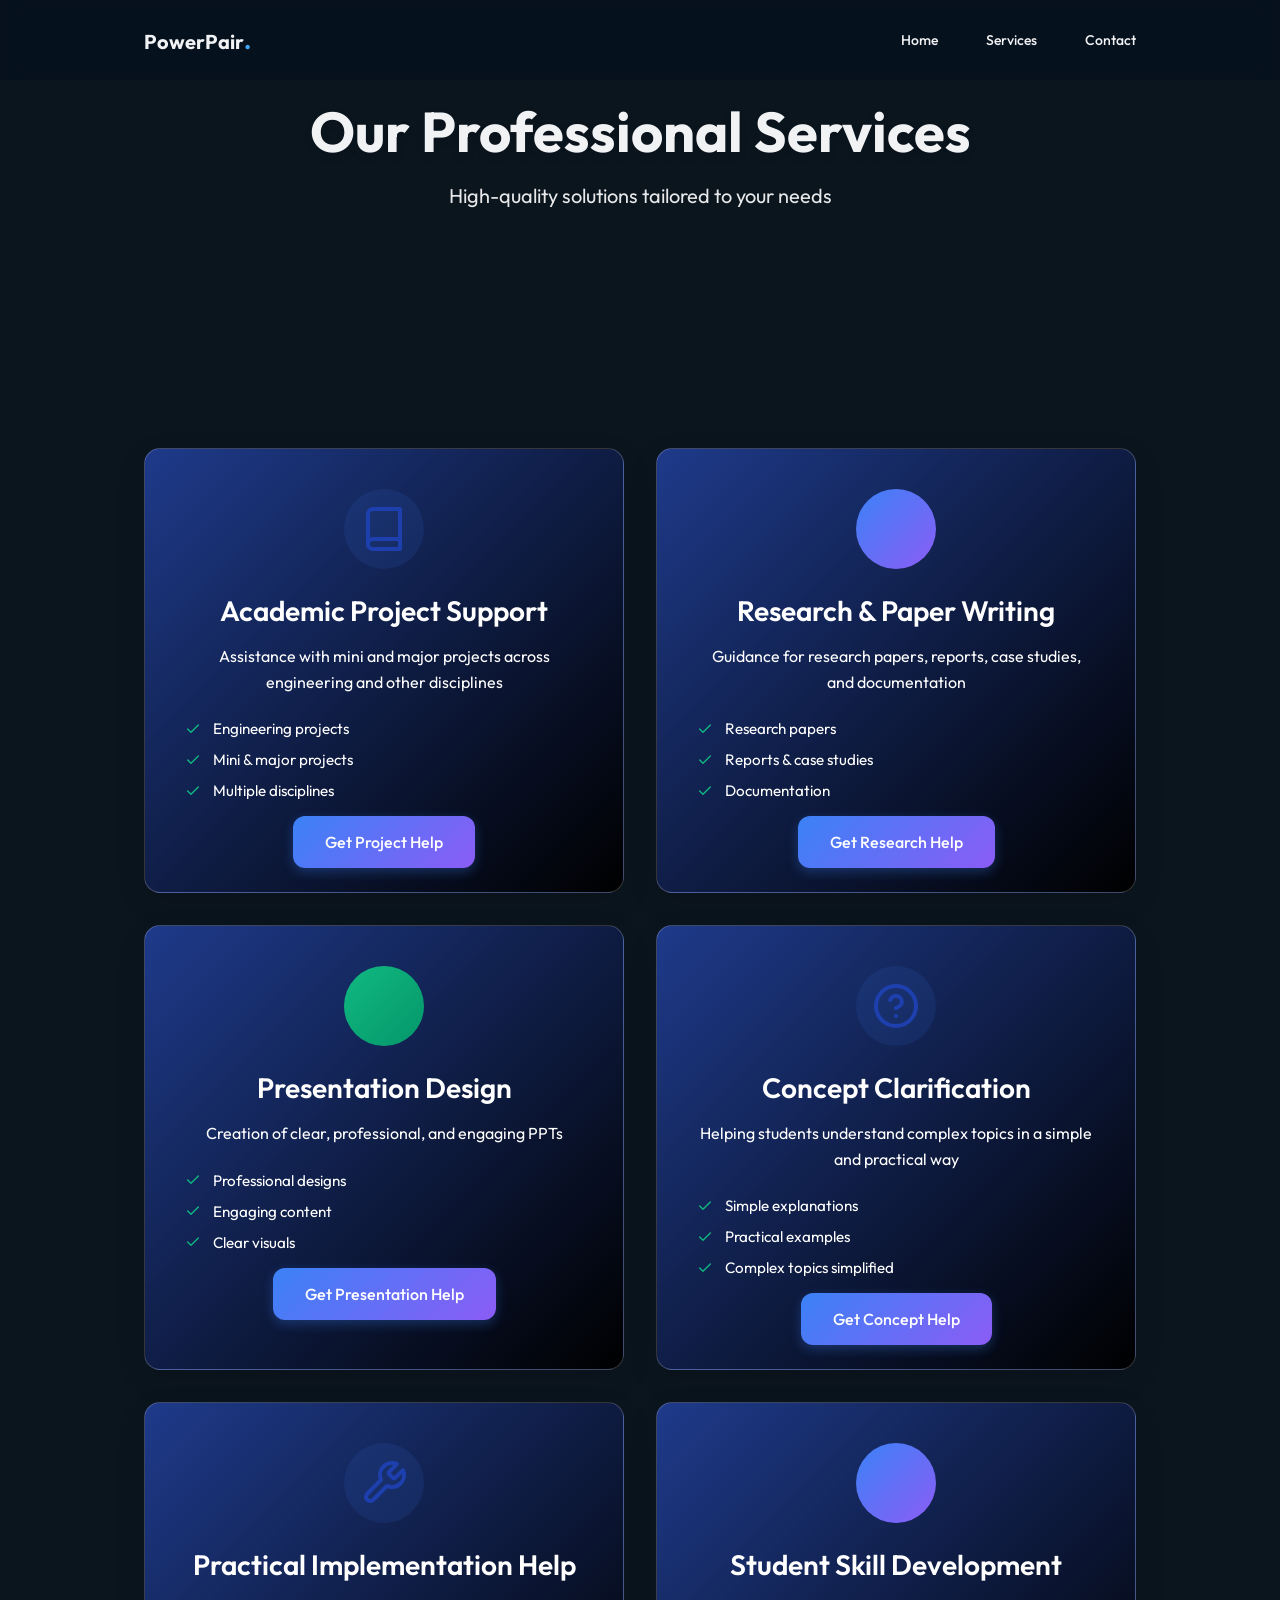
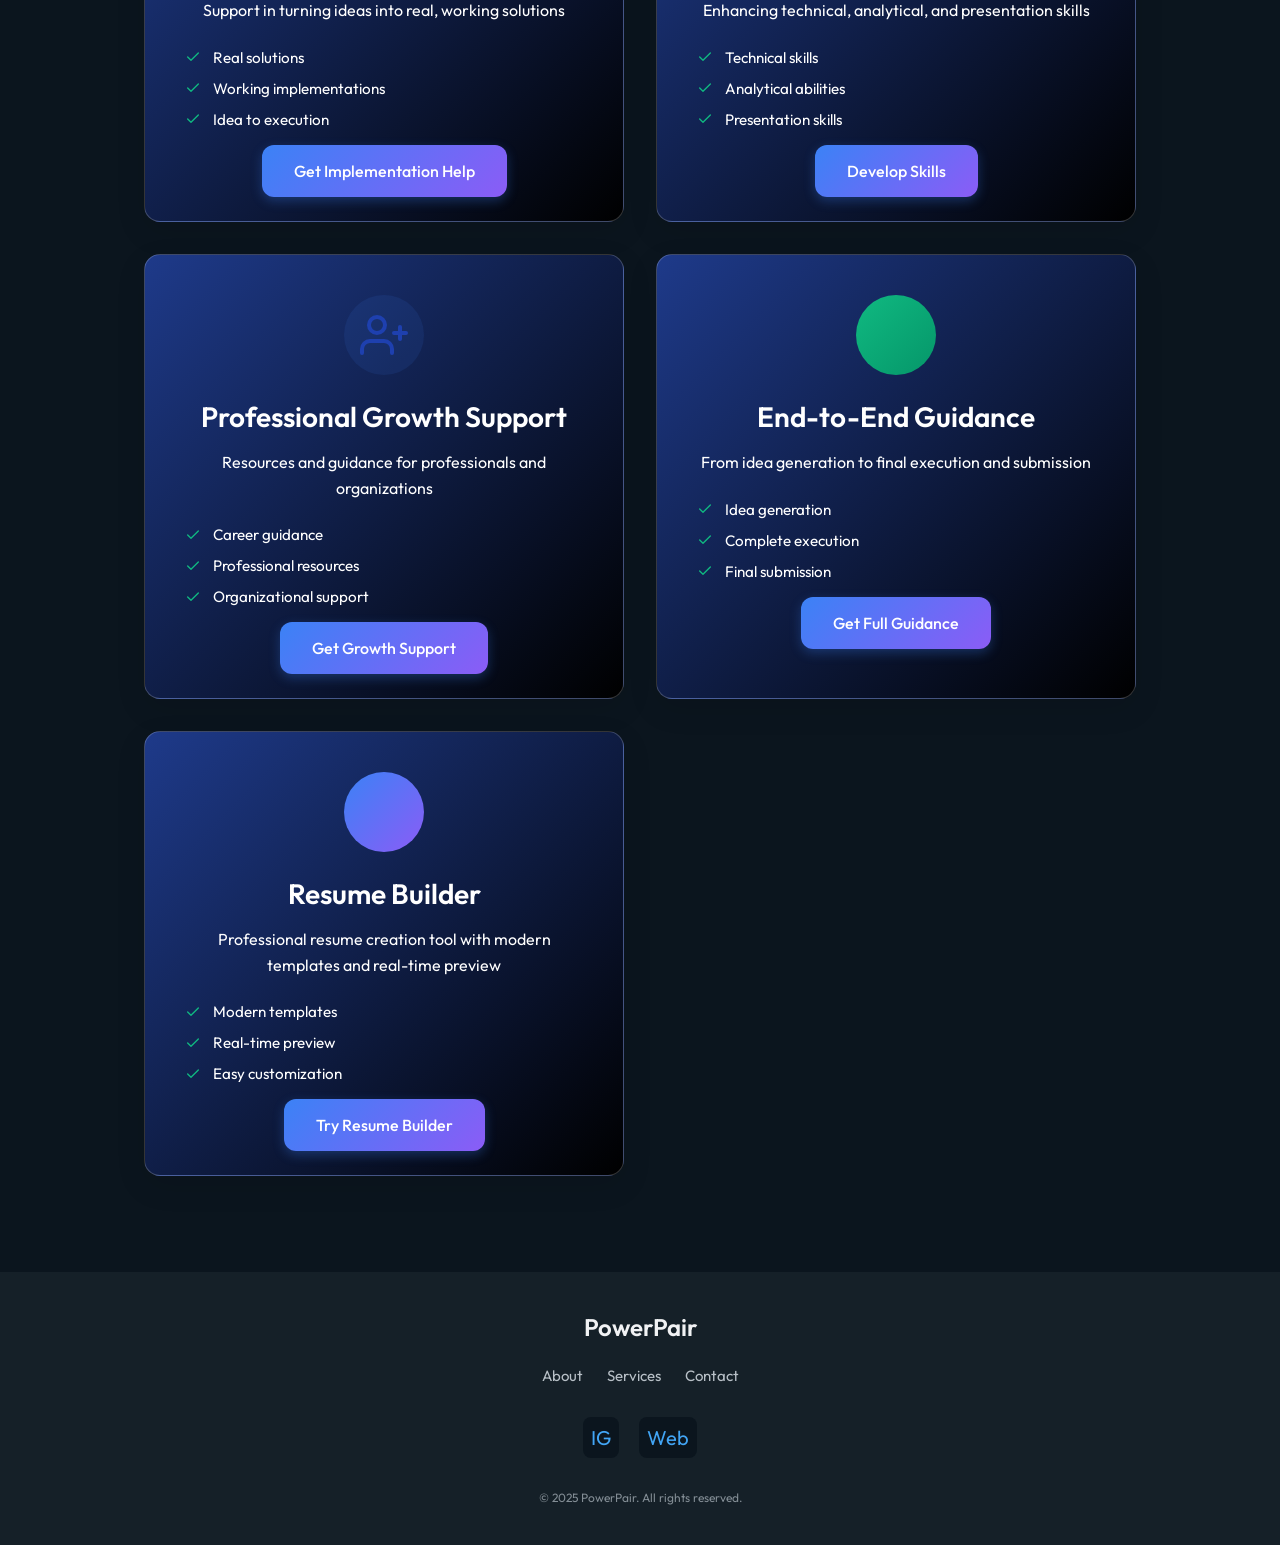
<file: Main_Protfolio/powerpair-services.html>
<!DOCTYPE html>
<html lang="en">
<head>
    <meta charset="UTF-8">
    <meta name="viewport" content="width=device-width, initial-scale=1.0">
    <title>PowerPair Services - Professional Solutions</title>
    <link rel="stylesheet" href="style.css">
</head>
<body>
    <!-- Header -->
    <header class="header">
        <nav class="nav container">
            <a href="index.html" class="logo">PowerPair<span class="dot">.</span></a>
            <div class="nav-menu">
                <ul class="nav-list">
                    <li class="nav-item"><a href="index.html#home" class="nav-link">Home</a></li>
                    <li class="nav-item"><a href="index.html#powerpair" class="nav-link active">Services</a></li>
                    <li class="nav-item"><a href="index.html#contact" class="nav-link">Contact</a></li>
                </ul>
                <div class="nav-close" id="nav-close">
                    <svg xmlns="http://www.w3.org/2000/svg" width="24" height="24" viewBox="0 0 24 24" fill="none"
                        stroke="currentColor" stroke-width="2" stroke-linecap="round" stroke-linejoin="round">
                        <line x1="18" y1="6" x2="6" y2="18"></line>
                        <line x1="6" y1="6" x2="18" y2="18"></line>
                    </svg>
                </div>
            </div>
            <div class="nav-toggle" id="nav-toggle">
                <svg xmlns="http://www.w3.org/2000/svg" width="24" height="24" viewBox="0 0 24 24" fill="none"
                    stroke="currentColor" stroke-width="2" stroke-linecap="round" stroke-linejoin="round">
                    <line x1="3" y1="12" x2="21" y2="12"></line>
                    <line x1="3" y1="6" x2="21" y2="6"></line>
                    <line x1="3" y1="18" x2="21" y2="18"></line>
                </svg>
            </div>
        </nav>
    </header>

    <main class="main">
        <!-- SERVICES HERO SECTION -->
        <section class="services-hero section">
            <div class="services-hero-container container">
                <div class="services-hero-content">
                    <h1 class="services-hero-title">Our Professional Services</h1>
                    <p class="services-hero-description">High-quality solutions tailored to your needs</p>
                </div>
            </div>
        </section>

        <!-- SERVICES CARDS SECTION -->
        <section class="services-cards section">
            <div class="services-cards-container container">
                <div class="services-grid">
                    <!-- Academic Project Support Card -->
                    <div class="service-card">
                        <div class="service-icon">
                            <svg xmlns="http://www.w3.org/2000/svg" width="48" height="48" viewBox="0 0 24 24" fill="none" stroke="currentColor" stroke-width="2" stroke-linecap="round" stroke-linejoin="round">
                                <path d="M4 19.5A2.5 2.5 0 0 1 6.5 17H20"/>
                                <path d="M6.5 2H20v20H6.5A2.5 2.5 0 0 1 4 19.5v-15A2.5 2.5 0 0 1 6.5 2z"/>
                            </svg>
                        </div>
                        <h2 class="service-title">Academic Project Support</h2>
                        <p class="service-description">Assistance with mini and major projects across engineering and other disciplines</p>
                        <ul class="service-features">
                            <li class="service-feature">
                                <svg xmlns="http://www.w3.org/2000/svg" width="16" height="16" viewBox="0 0 24 24" fill="none" stroke="#10b981" stroke-width="2" stroke-linecap="round" stroke-linejoin="round">
                                    <polyline points="20 6 9 17 4 12"></polyline>
                                </svg>
                                Engineering projects
                            </li>
                            <li class="service-feature">
                                <svg xmlns="http://www.w3.org/2000/svg" width="16" height="16" viewBox="0 0 24 24" fill="none" stroke="#10b981" stroke-width="2" stroke-linecap="round" stroke-linejoin="round">
                                    <polyline points="20 6 9 17 4 12"></polyline>
                                </svg>
                                Mini & major projects
                            </li>
                            <li class="service-feature">
                                <svg xmlns="http://www.w3.org/2000/svg" width="16" height="16" viewBox="0 0 24 24" fill="none" stroke="#10b981" stroke-width="2" stroke-linecap="round" stroke-linejoin="round">
                                    <polyline points="20 6 9 17 4 12"></polyline>
                                </svg>
                                Multiple disciplines
                            </li>
                        </ul>
                        <a href="https://wa.me/919975284884?text=Hello%20mam!%20May%20I%20get%20more%20information%20about%20project" class="service-cta" target="_blank">Get Project Help</a>
                    </div>

                    <!-- Research & Paper Writing Card -->
                    <div class="service-card">
                        <div class="service-icon service-icon--gradient">
                            <svg xmlns="http://www.w3.org/2000/svg" width="48" height="48" viewBox="0 0 24 24" fill="url(#documentGradient)">
                                <path d="M14.5 2H6a2 2 0 0 0-2 2v16a2 2 0 0 0 2 2h12a2 2 0 0 0 2-2V7.5L14.5 2z"/>
                                <polyline points="14 2 14 8 20 8"/>
                                <line x1="16" y1="13" x2="8" y2="13"/>
                                <line x1="16" y1="17" x2="8" y2="17"/>
                                <polyline points="10 9 9 9 8 9"/>
                            </svg>
                            <defs>
                                <linearGradient id="documentGradient" x1="0%" y1="0%" x2="100%" y2="100%">
                                    <stop offset="0%" style="stop-color:#3b82f6"/>
                                    <stop offset="100%" style="stop-color:#8b5cf6"/>
                                </linearGradient>
                            </defs>
                        </div>
                        <h2 class="service-title">Research & Paper Writing</h2>
                        <p class="service-description">Guidance for research papers, reports, case studies, and documentation</p>
                        <ul class="service-features">
                            <li class="service-feature">
                                <svg xmlns="http://www.w3.org/2000/svg" width="16" height="16" viewBox="0 0 24 24" fill="none" stroke="#10b981" stroke-width="2" stroke-linecap="round" stroke-linejoin="round">
                                    <polyline points="20 6 9 17 4 12"></polyline>
                                </svg>
                                Research papers
                            </li>
                            <li class="service-feature">
                                <svg xmlns="http://www.w3.org/2000/svg" width="16" height="16" viewBox="0 0 24 24" fill="none" stroke="#10b981" stroke-width="2" stroke-linecap="round" stroke-linejoin="round">
                                    <polyline points="20 6 9 17 4 12"></polyline>
                                </svg>
                                Reports & case studies
                            </li>
                            <li class="service-feature">
                                <svg xmlns="http://www.w3.org/2000/svg" width="16" height="16" viewBox="0 0 24 24" fill="none" stroke="#10b981" stroke-width="2" stroke-linecap="round" stroke-linejoin="round">
                                    <polyline points="20 6 9 17 4 12"></polyline>
                                </svg>
                                Documentation
                            </li>
                        </ul>
                        <a href="https://wa.me/919975284884?text=Hello%20mam!%20May%20I%20get%20more%20information" class="service-cta" target="_blank">Get Research Help</a>
                    </div>

                    <!-- Presentation Design Card -->
                    <div class="service-card">
                        <div class="service-icon service-icon--gradient service-icon--green">
                            <svg xmlns="http://www.w3.org/2000/svg" width="48" height="48" viewBox="0 0 24 24" fill="url(#presentationGradient)">
                                <rect x="2" y="3" width="20" height="14" rx="2" ry="2"/>
                                <line x1="8" y1="21" x2="16" y2="21"/>
                                <line x1="12" y1="17" x2="12" y2="21"/>
                                <circle cx="8" cy="10" r="1"/>
                                <path d="M14 10h.01"/>
                            </svg>
                            <defs>
                                <linearGradient id="presentationGradient" x1="0%" y1="0%" x2="100%" y2="100%">
                                    <stop offset="0%" style="stop-color:#10b981"/>
                                    <stop offset="100%" style="stop-color:#059669"/>
                                </linearGradient>
                            </defs>
                        </div>
                        <h2 class="service-title">Presentation Design</h2>
                        <p class="service-description">Creation of clear, professional, and engaging PPTs</p>
                        <ul class="service-features">
                            <li class="service-feature">
                                <svg xmlns="http://www.w3.org/2000/svg" width="16" height="16" viewBox="0 0 24 24" fill="none" stroke="#10b981" stroke-width="2" stroke-linecap="round" stroke-linejoin="round">
                                    <polyline points="20 6 9 17 4 12"></polyline>
                                </svg>
                                Professional designs
                            </li>
                            <li class="service-feature">
                                <svg xmlns="http://www.w3.org/2000/svg" width="16" height="16" viewBox="0 0 24 24" fill="none" stroke="#10b981" stroke-width="2" stroke-linecap="round" stroke-linejoin="round">
                                    <polyline points="20 6 9 17 4 12"></polyline>
                                </svg>
                                Engaging content
                            </li>
                            <li class="service-feature">
                                <svg xmlns="http://www.w3.org/2000/svg" width="16" height="16" viewBox="0 0 24 24" fill="none" stroke="#10b981" stroke-width="2" stroke-linecap="round" stroke-linejoin="round">
                                    <polyline points="20 6 9 17 4 12"></polyline>
                                </svg>
                                Clear visuals
                            </li>
                        </ul>
                        <a href="https://wa.me/919975284884?text=Hello%20mam!%20May%20I%20get%20more%20information" class="service-cta" target="_blank">Get Presentation Help</a>
                    </div>

                    <!-- Concept Clarification Card -->
                    <div class="service-card">
                        <div class="service-icon">
                            <svg xmlns="http://www.w3.org/2000/svg" width="48" height="48" viewBox="0 0 24 24" fill="none" stroke="currentColor" stroke-width="2" stroke-linecap="round" stroke-linejoin="round">
                                <circle cx="12" cy="12" r="10"/>
                                <path d="M9.09 9a3 3 0 0 1 5.83 1c0 2-3 3-3 3"/>
                                <line x1="12" y1="17" x2="12.01" y2="17"/>
                            </svg>
                        </div>
                        <h2 class="service-title">Concept Clarification</h2>
                        <p class="service-description">Helping students understand complex topics in a simple and practical way</p>
                        <ul class="service-features">
                            <li class="service-feature">
                                <svg xmlns="http://www.w3.org/2000/svg" width="16" height="16" viewBox="0 0 24 24" fill="none" stroke="#10b981" stroke-width="2" stroke-linecap="round" stroke-linejoin="round">
                                    <polyline points="20 6 9 17 4 12"></polyline>
                                </svg>
                                Simple explanations
                            </li>
                            <li class="service-feature">
                                <svg xmlns="http://www.w3.org/2000/svg" width="16" height="16" viewBox="0 0 24 24" fill="none" stroke="#10b981" stroke-width="2" stroke-linecap="round" stroke-linejoin="round">
                                    <polyline points="20 6 9 17 4 12"></polyline>
                                </svg>
                                Practical examples
                            </li>
                            <li class="service-feature">
                                <svg xmlns="http://www.w3.org/2000/svg" width="16" height="16" viewBox="0 0 24 24" fill="none" stroke="#10b981" stroke-width="2" stroke-linecap="round" stroke-linejoin="round">
                                    <polyline points="20 6 9 17 4 12"></polyline>
                                </svg>
                                Complex topics simplified
                            </li>
                        </ul>
                        <a href="https://wa.me/919975284884?text=Hello%20mam!%20May%20I%20get%20more%20information" class="service-cta" target="_blank">Get Concept Help</a>
                    </div>

                    <!-- Practical Implementation Help Card -->
                    <div class="service-card">
                        <div class="service-icon">
                            <svg xmlns="http://www.w3.org/2000/svg" width="48" height="48" viewBox="0 0 24 24" fill="none" stroke="currentColor" stroke-width="2" stroke-linecap="round" stroke-linejoin="round">
                                <path d="M14.7 6.3a1 1 0 0 0 0 1.4l1.6 1.6a1 1 0 0 0 1.4 0l3.77-3.77a6 6 0 0 1-7.94 7.94l-6.91 6.91a2.12 2.12 0 0 1-3-3l6.91-6.91a6 6 0 0 1 7.94-7.94l-3.76 3.76z"/>
                            </svg>
                        </div>
                        <h2 class="service-title">Practical Implementation Help</h2>
                        <p class="service-description">Support in turning ideas into real, working solutions</p>
                        <ul class="service-features">
                            <li class="service-feature">
                                <svg xmlns="http://www.w3.org/2000/svg" width="16" height="16" viewBox="0 0 24 24" fill="none" stroke="#10b981" stroke-width="2" stroke-linecap="round" stroke-linejoin="round">
                                    <polyline points="20 6 9 17 4 12"></polyline>
                                </svg>
                                Real solutions
                            </li>
                            <li class="service-feature">
                                <svg xmlns="http://www.w3.org/2000/svg" width="16" height="16" viewBox="0 0 24 24" fill="none" stroke="#10b981" stroke-width="2" stroke-linecap="round" stroke-linejoin="round">
                                    <polyline points="20 6 9 17 4 12"></polyline>
                                </svg>
                                Working implementations
                            </li>
                            <li class="service-feature">
                                <svg xmlns="http://www.w3.org/2000/svg" width="16" height="16" viewBox="0 0 24 24" fill="none" stroke="#10b981" stroke-width="2" stroke-linecap="round" stroke-linejoin="round">
                                    <polyline points="20 6 9 17 4 12"></polyline>
                                </svg>
                                Idea to execution
                            </li>
                        </ul>
                        <a href="https://wa.me/919975284884?text=Hello%20mam!%20May%20I%20get%20more%20information" class="service-cta" target="_blank">Get Implementation Help</a>
                    </div>

                    <!-- Student Skill Development Card -->
                    <div class="service-card">
                        <div class="service-icon service-icon--gradient">
                            <svg xmlns="http://www.w3.org/2000/svg" width="48" height="48" viewBox="0 0 24 24" fill="url(#skillGradient)">
                                <path d="M5 13.18v4L12 21l7-3.82v-4L12 17l-7-3.82zM12 3L1 9l11 6 9-4.91V17h2V9L12 3z"/>
                            </svg>
                            <defs>
                                <linearGradient id="skillGradient" x1="0%" y1="0%" x2="100%" y2="100%">
                                    <stop offset="0%" style="stop-color:#3b82f6"/>
                                    <stop offset="100%" style="stop-color:#8b5cf6"/>
                                </linearGradient>
                            </defs>
                        </div>
                        <h2 class="service-title">Student Skill Development</h2>
                        <p class="service-description">Enhancing technical, analytical, and presentation skills</p>
                        <ul class="service-features">
                            <li class="service-feature">
                                <svg xmlns="http://www.w3.org/2000/svg" width="16" height="16" viewBox="0 0 24 24" fill="none" stroke="#10b981" stroke-width="2" stroke-linecap="round" stroke-linejoin="round">
                                    <polyline points="20 6 9 17 4 12"></polyline>
                                </svg>
                                Technical skills
                            </li>
                            <li class="service-feature">
                                <svg xmlns="http://www.w3.org/2000/svg" width="16" height="16" viewBox="0 0 24 24" fill="none" stroke="#10b981" stroke-width="2" stroke-linecap="round" stroke-linejoin="round">
                                    <polyline points="20 6 9 17 4 12"></polyline>
                                </svg>
                                Analytical abilities
                            </li>
                            <li class="service-feature">
                                <svg xmlns="http://www.w3.org/2000/svg" width="16" height="16" viewBox="0 0 24 24" fill="none" stroke="#10b981" stroke-width="2" stroke-linecap="round" stroke-linejoin="round">
                                    <polyline points="20 6 9 17 4 12"></polyline>
                                </svg>
                                Presentation skills
                            </li>
                        </ul>
                        <a href="https://wa.me/919975284884?text=Hello%20mam!%20May%20I%20get%20more%20information" class="service-cta" target="_blank">Develop Skills</a>
                    </div>

                    <!-- Professional Growth Support Card -->
                    <div class="service-card">
                        <div class="service-icon">
                            <svg xmlns="http://www.w3.org/2000/svg" width="48" height="48" viewBox="0 0 24 24" fill="none" stroke="currentColor" stroke-width="2" stroke-linecap="round" stroke-linejoin="round">
                                <path d="M16 21v-2a4 4 0 0 0-4-4H5a4 4 0 0 0-4 4v2"/>
                                <circle cx="8.5" cy="7" r="4"/>
                                <line x1="20" y1="8" x2="20" y2="14"/>
                                <line x1="23" y1="11" x2="17" y2="11"/>
                            </svg>
                        </div>
                        <h2 class="service-title">Professional Growth Support</h2>
                        <p class="service-description">Resources and guidance for professionals and organizations</p>
                        <ul class="service-features">
                            <li class="service-feature">
                                <svg xmlns="http://www.w3.org/2000/svg" width="16" height="16" viewBox="0 0 24 24" fill="none" stroke="#10b981" stroke-width="2" stroke-linecap="round" stroke-linejoin="round">
                                    <polyline points="20 6 9 17 4 12"></polyline>
                                </svg>
                                Career guidance
                            </li>
                            <li class="service-feature">
                                <svg xmlns="http://www.w3.org/2000/svg" width="16" height="16" viewBox="0 0 24 24" fill="none" stroke="#10b981" stroke-width="2" stroke-linecap="round" stroke-linejoin="round">
                                    <polyline points="20 6 9 17 4 12"></polyline>
                                </svg>
                                Professional resources
                            </li>
                            <li class="service-feature">
                                <svg xmlns="http://www.w3.org/2000/svg" width="16" height="16" viewBox="0 0 24 24" fill="none" stroke="#10b981" stroke-width="2" stroke-linecap="round" stroke-linejoin="round">
                                    <polyline points="20 6 9 17 4 12"></polyline>
                                </svg>
                                Organizational support
                            </li>
                        </ul>
                        <a href="https://wa.me/919975284884?text=Hello%20mam!%20May%20I%20get%20more%20information" class="service-cta" target="_blank">Get Growth Support</a>
                    </div>

                    <!-- End-to-End Guidance Card -->
                    <div class="service-card">
                        <div class="service-icon service-icon--gradient service-icon--green">
                            <svg xmlns="http://www.w3.org/2000/svg" width="48" height="48" viewBox="0 0 24 24" fill="url(#guidanceGradient)">
                                <path d="M16 21v-2a4 4 0 0 0-4-4H5a4 4 0 0 0-4 4v2"/>
                                <circle cx="8.5" cy="7" r="4"/>
                                <path d="M20 21v-2a4 4 0 0 0-4-4"/>
                                <path d="M22 9v-2a4 4 0 0 0-4-4"/>
                            </svg>
                            <defs>
                                <linearGradient id="guidanceGradient" x1="0%" y1="0%" x2="100%" y2="100%">
                                    <stop offset="0%" style="stop-color:#8b5cf6"/>
                                    <stop offset="100%" style="stop-color:#ec4899"/>
                                </linearGradient>
                            </defs>
                        </div>
                        <h2 class="service-title">End-to-End Guidance</h2>
                        <p class="service-description">From idea generation to final execution and submission</p>
                        <ul class="service-features">
                            <li class="service-feature">
                                <svg xmlns="http://www.w3.org/2000/svg" width="16" height="16" viewBox="0 0 24 24" fill="none" stroke="#10b981" stroke-width="2" stroke-linecap="round" stroke-linejoin="round">
                                    <polyline points="20 6 9 17 4 12"></polyline>
                                </svg>
                                Idea generation
                            </li>
                            <li class="service-feature">
                                <svg xmlns="http://www.w3.org/2000/svg" width="16" height="16" viewBox="0 0 24 24" fill="none" stroke="#10b981" stroke-width="2" stroke-linecap="round" stroke-linejoin="round">
                                    <polyline points="20 6 9 17 4 12"></polyline>
                                </svg>
                                Complete execution
                            </li>
                            <li class="service-feature">
                                <svg xmlns="http://www.w3.org/2000/svg" width="16" height="16" viewBox="0 0 24 24" fill="none" stroke="#10b981" stroke-width="2" stroke-linecap="round" stroke-linejoin="round">
                                    <polyline points="20 6 9 17 4 12"></polyline>
                                </svg>
                                Final submission
                            </li>
                        </ul>
                        <a href="https://wa.me/919975284884?text=Hello%20mam!%20May%20I%20get%20more%20information" class="service-cta" target="_blank">Get Full Guidance</a>
                    </div>

                    <!-- Resume Builder Card -->
                    <div class="service-card">
                        <div class="service-icon service-icon--gradient">
                            <svg xmlns="http://www.w3.org/2000/svg" width="48" height="48" viewBox="0 0 24 24" fill="url(#resumeGradient)">
                                <path d="M14 2H6a2 2 0 0 0-2 2v16a2 2 0 0 0 2 2h12a2 2 0 0 0 2-2V8z"/>
                                <polyline points="14 2 14 8 20 8"/>
                                <line x1="16" y1="13" x2="8" y2="13"/>
                                <line x1="16" y1="17" x2="8" y2="17"/>
                                <polyline points="10 9 9 9 8 9"/>
                            </svg>
                            <defs>
                                <linearGradient id="resumeGradient" x1="0%" y1="0%" x2="100%" y2="100%">
                                    <stop offset="0%" style="stop-color:#f59e0b"/>
                                    <stop offset="100%" style="stop-color:#ef4444"/>
                                </linearGradient>
                            </defs>
                        </div>
                        <h2 class="service-title">Resume Builder</h2>
                        <p class="service-description">Professional resume creation tool with modern templates and real-time preview</p>
                        <ul class="service-features">
                            <li class="service-feature">
                                <svg xmlns="http://www.w3.org/2000/svg" width="16" height="16" viewBox="0 0 24 24" fill="none" stroke="#10b981" stroke-width="2" stroke-linecap="round" stroke-linejoin="round">
                                    <polyline points="20 6 9 17 4 12"></polyline>
                                </svg>
                                Modern templates
                            </li>
                            <li class="service-feature">
                                <svg xmlns="http://www.w3.org/2000/svg" width="16" height="16" viewBox="0 0 24 24" fill="none" stroke="#10b981" stroke-width="2" stroke-linecap="round" stroke-linejoin="round">
                                    <polyline points="20 6 9 17 4 12"></polyline>
                                </svg>
                                Real-time preview
                            </li>
                            <li class="service-feature">
                                <svg xmlns="http://www.w3.org/2000/svg" width="16" height="16" viewBox="0 0 24 24" fill="none" stroke="#10b981" stroke-width="2" stroke-linecap="round" stroke-linejoin="round">
                                    <polyline points="20 6 9 17 4 12"></polyline>
                                </svg>
                                Easy customization
                            </li>
                        </ul>
                        <a href="https://resume-spark-01.netlify.app" class="service-cta" target="_blank">Try Resume Builder</a>
                    </div>
                </div>
            </div>
        </section>
    </main>

    <!-- Footer -->
    <footer class="footer">
        <div class="footer-container container">
            <h1 class="footer-title">PowerPair</h1>
            <ul class="footer-list">
                <li><a href="index.html#about" class="footer-link">About</a></li>
                <li><a href="powerpair-services.html" class="footer-link">Services</a></li>
                <li><a href="index.html#contact" class="footer-link">Contact</a></li>
            </ul>
            <div class="footer-social">
                <a href="https://www.instagram.com/power__pair?igsh=MXFkbTN2bzhyOHpkcQ==" target="_blank" class="footer-social-link">IG</a>
                <a href="https://power-pair.netlify.app" target="_blank" class="footer-social-link">Web</a>
            </div>
            <span class="footer-copy">&#169; 2025 PowerPair. All rights reserved.</span>
        </div>
    </footer>

    <script src="script.js"></script>
</body>
</html>
</file>
<file: Main_Protfolio/style.css>
/* GOOGLE FONTS */
@import url('https://fonts.googleapis.com/css2?family=Outfit:wght@300;400;500;600;700&display=swap');

/* VARIABLES CSS */
:root {
    --header-height: 3.5rem;

    /* Colors */
    /* HSL(Hue, Saturation, Lightness) */
    --hue: 207;
    --sat: 90%;
    --lig: 61%;

    --first-color: hsl(var(--hue), var(--sat), var(--lig));
    --first-color-alt: hsl(var(--hue), var(--sat), 57%);
    /* darker for hover */
    --title-color: hsl(var(--hue), 12%, 95%);
    --text-color: hsl(var(--hue), 12%, 75%);
    --text-color-light: hsl(var(--hue), 8%, 55%);
    --body-color: hsl(var(--hue), 48%, 8%);
    --container-color: hsl(var(--hue), 32%, 12%);

    --font-medium: 500;
    --font-semi-bold: 600;

    --z-tooltip: 10;
    --z-fixed: 100;
}

/* RESET */
* {
    box-sizing: border-box;
    padding: 0;
    margin: 0;
}

html {
    scroll-behavior: smooth;
}

body {
    font-family: 'Outfit', sans-serif;
    font-size: 0.938rem;
    background-color: var(--body-color);
    color: var(--text-color);
    transition: .3s;
}

h1,
h2,
h3 {
    color: var(--title-color);
    font-weight: var(--font-semi-bold);
}

ul {
    list-style: none;
}

a {
    text-decoration: none;
    color: inherit;
}

button,
input,
textarea {
    font-family: 'Outfit', sans-serif;
    border: none;
    outline: none;
}

button {
    cursor: pointer;
}

img {
    max-width: 100%;
    height: auto;
}

/* UTILS */
.container {
    max-width: 968px;
    margin-left: 1.5rem;
    margin-right: 1.5rem;
}

.grid {
    display: grid;
    gap: 1.5rem;
}

.section {
    padding: 4.5rem 0 2rem;
}

.section-title {
    font-size: 1.75rem;
    color: #000000;
    text-align: center;
    margin-bottom: 2rem;
}

.section-subtitle {
    display: block;
    font-size: 0.875rem;
    color: var(--first-color);
    text-align: center;
    margin-bottom: 3.5rem;
    /* space between subtitle and content */
    margin-top: -1.5rem;
    /* pull up closer to title */
}

/* HEADER & NAV */
.header {
    width: 100%;
    position: fixed;
    top: 0;
    left: 0;
    z-index: var(--z-fixed);
    background-color: rgba(6, 17, 30, 0.8);
    /* glassy opaque */
    backdrop-filter: blur(10px);
    transition: .3s;
}

.nav {
    height: var(--header-height);
    display: flex;
    justify-content: space-between;
    align-items: center;
}

.logo {
    color: var(--title-color);
    font-weight: 700;
    font-size: 1.25rem;
}

.logo .dot {
    color: var(--first-color);
    font-size: 1.5rem;
}

.nav-menu {
    position: fixed;
    bottom: -100%;
    /* Hidden by default mobile */
    left: 0;
    width: 100%;
    background-color: var(--container-color);
    padding: 2rem 1.5rem 4rem;
    box-shadow: 0 -1px 4px rgba(0, 0, 0, 0.15);
    border-radius: 1.5rem 1.5rem 0 0;
    transition: .3s;
}

/* Show menu */
.show-menu {
    bottom: 0;
}

/* Change background header */
.scroll-header {
    box-shadow: 0 -1px 4px rgba(0, 0, 0, 0.15);
}

.nav-list {
    display: grid;
    grid-template-columns: repeat(3, 1fr);
    gap: 2rem;
}

.nav-link {
    display: flex;
    flex-direction: column;
    align-items: center;
    font-size: 0.875rem;
    color: var(--title-color);
    font-weight: var(--font-medium);
    transition: .3s;
}

.nav-link:hover {
    color: var(--first-color);
}

.active-link {
    color: var(--first-color);
}

.nav-close {
    position: absolute;
    right: 1.3rem;
    bottom: .5rem;
    font-size: 1.5rem;
    cursor: pointer;
    color: var(--title-color);
}

.nav-close:hover {
    color: var(--first-color);
}

.nav-toggle {
    font-size: 1.25rem;
    cursor: pointer;
    color: var(--title-color);
}

.nav-toggle:hover {
    color: var(--first-color);
}

/* HERO */
.hero {
    position: relative;
    overflow: hidden;
    padding-top: 8rem;
    padding-bottom: 6rem;
    min-height: 100vh;
    display: flex;
    align-items: center;
}

.hero-bg {
    position: absolute;
    top: 0;
    left: 0;
    width: 100%;
    height: 100%;
    z-index: -2;
}

.hero-bg-gradient {
    position: absolute;
    top: 0;
    left: 0;
    width: 100vw;
    height: 100%;
    background: linear-gradient(135deg, 
        rgba(0, 0, 0, 1) 0%, 
        rgba(0, 10, 30, 1) 20%,
        rgba(0, 20, 50, 1) 40%,
        rgba(0, 30, 70, 1) 60%,
        rgba(0, 15, 40, 1) 80%,
        rgba(0, 0, 0, 1) 100%);
    z-index: 1;
}

.hero-bg-pattern {
    position: absolute;
    top: 0;
    left: 0;
    width: 100%;
    height: 100%;
    background-image: 
        url('../assets/img/background.jpg'),
        repeating-linear-gradient(
            90deg,
            transparent,
            transparent 2px,
            rgba(74, 144, 226, 0.03) 2px,
            rgba(74, 144, 226, 0.03) 4px
        ),
        repeating-linear-gradient(
            0deg,
            transparent,
            transparent 2px,
            rgba(74, 144, 226, 0.03) 2px,
            rgba(74, 144, 226, 0.03) 4px
        );
    background-size: cover, 50px 50px, 50px 50px;
    background-position: center, 0 0, 0 0;
    filter: blur(8px);
    opacity: 0.4;
    z-index: 2;
}

.hero-bg-pattern::before {
    content: '';
    position: absolute;
    top: 0;
    left: 0;
    width: 100%;
    height: 100%;
    background-image: url('data:image/svg+xml,<svg xmlns="http://www.w3.org/2000/svg" viewBox="0 0 1200 800"><defs><linearGradient id="codeGrad" x1="0%" y1="0%" x2="100%" y2="100%"><stop offset="0%" style="stop-color:%234A90E2;stop-opacity:0.1"/><stop offset="100%" style="stop-color:%23357ABD;stop-opacity:0.05"/></linearGradient></defs><rect width="1200" height="800" fill="url(%23codeGrad)"/><text x="50" y="50" fill="%234A90E2" font-family="monospace" font-size="14" opacity="0.3">const engineer = {</text><text x="50" y="80" fill="%234A90E2" font-family="monospace" font-size="14" opacity="0.3">  name: "Tanvi N. Lohkar",</text><text x="50" y="110" fill="%234A90E2" font-family="monospace" font-size="14" opacity="0.3">  role: "Engineering Student",</text><text x="50" y="140" fill="%234A90E2" font-family="monospace" font-size="14" opacity="0.3">  skills: ["Problem Solving", "Innovation"],</text><text x="50" y="170" fill="%234A90E2" font-family="monospace" font-size="14" opacity="0.3">  passion: "Building Solutions"</text><text x="50" y="200" fill="%234A90E2" font-family="monospace" font-size="14" opacity="0.3">};</text></svg>');
    background-size: cover;
    background-position: center;
    opacity: 0.15;
    filter: blur(2px);
}

.hero-container {
    position: relative;
    z-index: 10;
    display: flex;
    justify-content: center;
    align-items: center;
    min-height: calc(100vh - 14rem);
}

.hero-content {
    text-align: center;
    max-width: 800px;
    margin: 0 auto;
    display: flex;
    flex-direction: column;
    align-items: center;
    gap: 0;
}

.hero-profile {
    margin-bottom: 1rem;
    position: relative;
    display: flex;
    justify-content: center;
    width: auto;
    flex-shrink: 0;
}

.hero-img {
    width: 160px;
    height: 160px;
    border-radius: 50%;
    object-fit: cover;
    border: 3px solid transparent;
    background: linear-gradient(45deg, #4A90E2, #357ABD, #4A90E2);
    background-clip: padding-box;
    box-shadow: 
        0 0 0 2px rgba(74, 144, 226, 0.3),
        0 0 20px rgba(74, 144, 226, 0.2),
        0 8px 32px rgba(0, 0, 0, 0.3);
    animation: profileGlow 3s ease-in-out infinite;
}

@keyframes profileGlow {
    0%, 100% { 
        box-shadow: 
            0 0 0 2px rgba(74, 144, 226, 0.3),
            0 0 20px rgba(74, 144, 226, 0.2),
            0 8px 32px rgba(0, 0, 0, 0.3);
    }
    50% { 
        box-shadow: 
            0 0 0 3px rgba(74, 144, 226, 0.4),
            0 0 30px rgba(74, 144, 226, 0.3),
            0 8px 32px rgba(0, 0, 0, 0.3);
    }
}

.hero-badge {
    background: rgba(255, 255, 255, 0.1);
    backdrop-filter: blur(10px);
    color: rgba(255, 255, 255, 0.9);
    padding: 0.75rem 2rem;
    border-radius: 2rem;
    font-size: 0.875rem;
    font-weight: 500;
    margin-bottom: 1rem;
    display: block;
    border: 1px solid rgba(255, 255, 255, 0.2);
    box-shadow: 0 4px 20px rgba(0, 0, 0, 0.1);
    animation: badgeFloat 4s ease-in-out infinite;
    line-height: 1;
    text-align: center;
}

@keyframes badgeFloat {
    0%, 100% { transform: translateY(0px); }
    50% { transform: translateY(-5px); }
}

.hero-title {
    font-size: 3.5rem;
    font-weight: 700;
    margin-bottom: 0.5rem;
    line-height: 0.8;
    color: #4A90E2;
    text-shadow: 0 0 30px rgba(74, 144, 226, 0.3);
    animation: titleGlow 3s ease-in-out infinite;
    text-align: center;
}

@keyframes titleGlow {
    0%, 100% { 
        text-shadow: 0 0 30px rgba(74, 144, 226, 0.3);
        filter: brightness(1);
    }
    50% { 
        text-shadow: 0 0 50px rgba(74, 144, 226, 0.5);
        filter: brightness(1.1);
    }
}

.hero-subtitle {
    display: block;
    font-size: 1.5rem;
    color: #ffffff;
    font-weight: 500;
    margin-bottom: 0.75rem;
    letter-spacing: 0.5px;
    line-height: 0.8;
    text-align: center;
}

.hero-description {
    max-width: 600px;
    margin: 0 auto 1.5rem;
    color: rgba(255, 255, 255, 0.8);
    font-size: 1.125rem;
    line-height: 1.6;
    font-weight: 400;
    text-align: center;
}

.hero-buttons {
    display: flex;
    gap: 1rem;
    margin-bottom: 1.5rem;
    justify-content: center;
    flex-wrap: wrap;
}

.hero-social {
    display: flex;
    gap: 1.5rem;
    justify-content: center;
}

.hero-social-link {
    color: rgba(255, 255, 255, 0.7);
    font-size: 1.25rem;
    transition: .3s;
    display: flex;
    align-items: center;
    justify-content: center;
    width: 44px;
    height: 44px;
    border-radius: 50%;
    background: rgba(255, 255, 255, 0.05);
    backdrop-filter: blur(10px);
    border: 1px solid rgba(255, 255, 255, 0.1);
}

.hero-social-link:hover {
    color: #00ffff;
    transform: translateY(-3px);
    background: rgba(0, 255, 255, 0.1);
    border-color: rgba(0, 255, 255, 0.3);
    box-shadow: 0 8px 25px rgba(0, 255, 255, 0.3);
}

/* BUTTONS */
.button {
    display: inline-flex;
    align-items: center;
    padding: 1rem 2rem;
    border-radius: 0.5rem;
    font-weight: var(--font-medium);
    font-size: 1rem;
    transition: .3s;
    cursor: pointer;
    text-decoration: none;
}

.button--primary {
    background: linear-gradient(135deg, #4A90E2, #357ABD);
    color: #fff;
    box-shadow: 0 4px 15px rgba(74, 144, 226, 0.3);
}

.button--primary:hover {
    background: linear-gradient(135deg, #357ABD, #2968a3);
    transform: translateY(-2px);
    box-shadow: 0 6px 20px rgba(74, 144, 226, 0.4);
}

.button--ghost {
    background-color: transparent;
    border: 2px solid #4A90E2;
    color: #4A90E2;
}

.button--ghost:hover {
    background-color: rgba(74, 144, 226, 0.1);
    border-color: #357ABD;
    color: #357ABD;
    transform: translateY(-2px);
}

.button-icon {
    margin-left: 0.5rem;
    transition: .3s;
}

/* ABOUT */
.about {
    background: #f8fafc;
    /* Light slate gray background */
}

.about-description {
    text-align: center;
    margin-bottom: 2rem;
    color: #000000;
    /* Black color */
}

.about-info {
    display: flex;
    justify-content: space-evenly;
    margin-bottom: 2rem;
}

.about-info-title {
    display: block;
    font-size: 1.25rem;
    font-weight: var(--font-semi-bold);
    color: var(--title-color);
    text-align: center;
}

.about-info-name {
    display: block;
    font-size: 0.75rem;
    text-align: center;
}

.about-buttons {
    display: flex;
    justify-content: center;
}

/* PERSONAL INFO CARD */
.personal-info-wrapper {
    background-color: #f1f5f9;
    /* Light slate background */
    padding: 1.5rem;
    border-radius: 1.5rem;
    display: flex;
    justify-content: center;
    align-items: center;
}

.personal-info-card {
    background-color: #ffffff;
    /* White background */
    padding: 1.5rem;
    border-radius: 1rem;
    box-shadow: 0 4px 6px -1px rgba(0, 0, 0, 0.1), 0 2px 4px -1px rgba(0, 0, 0, 0.06);
    width: 100%;
    color: #1e293b;
    /* Dark slate text */
    border: 1px solid #e2e8f0;
}

.info-header {
    display: flex;
    align-items: center;
    gap: 0.75rem;
    margin-bottom: 1.5rem;
    border-bottom: 1px solid #e2e8f0;
    padding-bottom: 1rem;
}

.info-header-icon {
    color: #3b82f6;
    /* Blue color */
}

.info-title {
    font-size: 1.125rem;
    color: #1e293b;
    /* Dark slate text */
    font-weight: 700;
    margin-bottom: 0;
}

.info-list {
    display: flex;
    flex-direction: column;
    gap: 1.25rem;
}

.info-item {
    display: flex;
    gap: 1rem;
    align-items: flex-start;
}

.info-icon {
    background-color: rgba(59, 130, 246, 0.1);
    padding: 0.5rem;
    border-radius: 0.5rem;
    color: #3b82f6;
    display: flex;
    align-items: center;
    justify-content: center;
}

.info-content {
    display: flex;
    flex-direction: column;
}

.info-label {
    font-size: 0.75rem;
    color: #64748b;
    /* Slate 500 */
    margin-bottom: 0.25rem;
}

.info-text {
    font-size: 0.938rem;
    color: #1e293b;
    /* Dark slate text */
    font-weight: 500;
    line-height: 1.4;
}

/* SKILLS */
.skills {
    background: #f8fafc;
    /* Light slate gray background */
}

.skills-container {
    row-gap: 2rem;
}

.skills-content {
    background-color: #ffffff;
    /* White background */
    padding: 1.5rem;
}

.skills-title {
font-size: 1rem;
text-align: center;
margin-bottom: 1.5rem;
color: #1e293b;
/* Dark slate text */
}

.skills-box {
display: flex;
justify-content: center;
column-gap: 2.5rem;
}

.skills-group {
display: grid;
grid-template-columns: repeat(2, 1fr);
gap: 1.5rem 2.5rem;
}

.hero-text-content {
display: flex;
flex-direction: column;
align-items: center;
justify-content: center;
text-align: center;
}

.skills-data {
display: flex;
flex-direction: column;
align-items: flex-start;
background: linear-gradient(135deg, #f8fafc, #ffffff);
padding: 1rem;
border-radius: 1rem;
border: 1px solid #e2e8f0;
transition: all 0.3s ease;
position: relative;
overflow: hidden;
}

.skills-data::before {
content: '';
position: absolute;
top: 0;
left: 0;
width: 3px;
height: 100%;
background: linear-gradient(180deg, #3b82f6, #8b5cf6);
border-radius: 1rem 0 0 1rem;
}

.skills-data:hover {
transform: translateX(8px);
box-shadow: 0 4px 12px rgba(59, 130, 246, 0.15);
border-color: #3b82f6;
}

.skills-name {
font-size: 1rem;
font-weight: 600;
line-height: 18px;
color: #1e293b;
/* Dark slate text */
margin-bottom: 0.5rem;
display: flex;
align-items: center;
gap: 0.5rem;
}

.skills-name::before {
content: '▸';
color: #3b82f6;
font-size: 1.2rem;
font-weight: 700;
}

.skills-level {
font-size: 0.875rem;
color: #64748b;
/* Slate 500 */
font-weight: 500;
background: linear-gradient(90deg, #eff6ff, #dbeafe);
padding: 0.25rem 0.75rem;
border-radius: 1rem;
display: inline-block;
border: 1px solid #bfdbfe;
}

/* PROJECTS */
.project-card {
background-color: var(--container-color);
padding: 1.25rem;
border-radius: 1rem;
transition: .3s;
    padding: 1.25rem;
    border-radius: 1rem;
    transition: .3s;
}

/* PROJECTS */
.projects {
    background: #f8fafc;
    /* Light slate gray background */
    position: relative;
    padding-top: 5rem;
    padding-bottom: 5rem;
}

.projects-container {
    display: grid;
    grid-template-columns: repeat(3, 1fr);
    gap: 2rem;
    row-gap: 2.5rem;
}

.project-card {
    background: #ffffff;
    border: 1px solid #e2e8f0;
    box-shadow: 0 4px 6px -1px rgba(0, 0, 0, 0.1), 0 2px 4px -1px rgba(0, 0, 0, 0.06);
    transition: .3s;
    padding: 0.75rem;
}

.project-card:hover {
    transform: translateY(-4px);
    background: #ffffff;
    box-shadow: 0 10px 15px -3px rgba(0, 0, 0, 0.1), 0 4px 6px -2px rgba(0, 0, 0, 0.05);
    border-color: #3b82f6;
}

.project-img {
    border-radius: 1rem;
    margin-bottom: 0.75rem;
    height: 120px;
    background: #0f172a;
    overflow: hidden;
    position: relative;
}

.project-title {
    font-size: 1.1rem;
    margin-bottom: 0.4rem;
    color: #1e293b;
    font-weight: 600;
}

.project-description {
    font-size: 0.8rem;
    margin-bottom: 0.75rem;
    color: #64748b;
    /* Slate 500 */
    line-height: 1.4;
}

.project-tags {
    margin-bottom: 0.75rem;
    display: flex;
    gap: 0.4rem;
    flex-wrap: wrap;
}

.project-tags span {
    font-size: 0.65rem;
    padding: 0.2rem 0.6rem;
    background: #eff6ff;
    /* Light blue background */
    color: #1e40af;
    /* Dark blue text */
    border-radius: 2rem;
    border: 1px solid #dbeafe;
}

.project-links {
    display: flex;
    gap: 0.8rem;
}

.project-link {
    display: flex;
    align-items: center;
    gap: 0.3rem;
    font-size: 0.8rem;
    color: #3b82f6;
    transition: all 0.3s ease;
    font-weight: 600;
    text-decoration: none;
    padding: 0.3rem 0.7rem;
    border-radius: 0.3rem;
    border: 2px solid #3b82f6;
    background: transparent;
    position: relative;
    overflow: hidden;
}

.project-link::before {
    content: '';
    position: absolute;
    top: 0;
    left: -100%;
    width: 100%;
    height: 100%;
    background: linear-gradient(90deg, transparent, rgba(59, 130, 246, 0.1), transparent);
    transition: left 0.5s ease;
}

.project-link:hover::before {
    left: 100%;
}

.project-link:hover {
    color: #ffffff;
    background: #3b82f6;
    transform: translateX(4px);
    box-shadow: 0 4px 12px rgba(59, 130, 246, 0.3);
}

.project-link:hover svg {
    transform: translateX(2px);
}

.project-link svg {
    filter: drop-shadow(0 0 2px rgba(56, 189, 248, 0.3));
    transition: transform 0.3s ease;
}

/* QUALIFICATION */
.qualification {
    background: #f8fafc;
    /* Light slate gray background */
    padding: 5rem 0;
    position: relative;
}

.qualification::before {
    content: '';
    position: absolute;
    top: 0;
    left: 0;
    right: 0;
    height: 3px;
    background: linear-gradient(90deg, #3b82f6, #8b5cf6, #ec4899);
}

.qualification-tabs {
    display: flex;
    justify-content: center;
    margin-bottom: 3rem;
    gap: 1rem;
}

.qualification-button {
    font-size: 1.15rem;
    font-weight: 600;
    color: #1e293b;
    /* Dark slate text */
    margin: 0;
    cursor: pointer;
    display: flex;
    align-items: center;
    gap: 0.5rem;
    padding: 1rem 2rem;
    border-radius: 1rem;
    background: #ffffff;
    border: 2px solid #e2e8f0;
    transition: all 0.3s ease;
    box-shadow: 0 4px 6px -1px rgba(0, 0, 0, 0.1), 0 2px 4px -1px rgba(0, 0, 0, 0.06);
    position: relative;
    overflow: hidden;
}

.qualification-button::before {
    content: '';
    position: absolute;
    top: 0;
    left: -100%;
    width: 100%;
    height: 100%;
    background: linear-gradient(90deg, transparent, rgba(59, 130, 246, 0.1), transparent);
    transition: left 0.5s ease;
}

.qualification-button:hover::before {
    left: 100%;
}

.qualification-button:hover {
    color: #3b82f6;
    border-color: #3b82f6;
    background: #f8fafc;
    transform: translateY(-4px);
    box-shadow: 0 10px 15px -3px rgba(59, 130, 246, 0.2), 0 4px 6px -2px rgba(59, 130, 246, 0.1);
}

.qualification-active {
    color: #3b82f6;
    border-color: #3b82f6;
    background: linear-gradient(135deg, #eff6ff, #dbeafe);
    box-shadow: 0 4px 12px rgba(59, 130, 246, 0.3);
    transform: translateY(-2px);
}

.qualification-sections {
    display: grid;
    grid-template-columns: 0.7fr;
    justify-content: center;
    max-width: 800px;
    margin: 0 auto;
}

.qualification-content {
    display: none;
    background: #ffffff;
    padding: 2rem;
    border-radius: 1.5rem;
    border: 1px solid #e2e8f0;
    box-shadow: 0 10px 25px -5px rgba(0, 0, 0, 0.1), 0 4px 6px -2px rgba(0, 0, 0, 0.05);
    position: relative;
    overflow: hidden;
}

.qualification-content::before {
    content: '';
    position: absolute;
    top: 0;
    left: 0;
    width: 4px;
    height: 100%;
    background: linear-gradient(180deg, #3b82f6, #8b5cf6);
    border-radius: 1.5rem 0 0 1.5rem;
}

.qualification-content[data-content].qualification-active {
    display: block;
    animation: fadeInUp 0.5s ease;
}

@keyframes fadeInUp {
    from {
        opacity: 0;
        transform: translateY(20px);
    }
    to {
        opacity: 1;
        transform: translateY(0);
    }
}

.qualification-data {
    display: grid;
    grid-template-columns: 1fr max-content 1fr;
    column-gap: 2rem;
    align-items: center;
    position: relative;
}

.qualification-title {
    font-size: 1.1rem;
    font-weight: 700;
    color: #1e293b;
    /* Dark slate text */
    margin-bottom: 0.5rem;
}

.qualification-subtitle {
    display: inline-block;
    font-size: 0.95rem;
    margin-bottom: 0.5rem;
    color: #64748b;
    /* Slate 500 */
    font-weight: 500;
}

.qualification-calendar {
    font-size: 0.875rem;
    color: #3b82f6;
    font-weight: 600;
    background: linear-gradient(90deg, #eff6ff, #dbeafe);
    padding: 0.25rem 0.75rem;
    border-radius: 1rem;
    border: 1px solid #bfdbfe;
}

.qualification-rounder {
    display: inline-block;
    width: 16px;
    height: 16px;
    background: linear-gradient(135deg, #3b82f6, #8b5cf6);
    border-radius: 50%;
    box-shadow: 0 0 0 4px rgba(59, 130, 246, 0.2);
    position: relative;
    z-index: 2;
}

.qualification-rounder::before {
    content: '';
    position: absolute;
    top: 50%;
    left: 50%;
    transform: translate(-50%, -50%);
    width: 6px;
    height: 6px;
    background: #ffffff;
    border-radius: 50%;
}

.qualification-line {
    display: block;
    width: 2px;
    height: 100%;
    background: linear-gradient(180deg, #3b82f6, #8b5cf6);
    transform: translate(7px, -8px);
    border-radius: 1rem;
}

/* CONTACT */
.contact {
    background: linear-gradient(135deg, #f5f7fa 0%, #e9d5ff 100%);
    /* Modern purple gradient background */
    padding: 5rem 0;
    position: relative;
    overflow: hidden;
}

.contact::before {
    content: '';
    position: absolute;
    top: 0;
    left: -100%;
    width: 100%;
    height: 100%;
    background: linear-gradient(90deg, transparent, rgba(139, 92, 246, 0.1), transparent);
    animation: shimmer 8s infinite;
}

@keyframes shimmer {
    0% { left: -100%; }
    100% { left: 100%; }
}

.contact-header {
    text-align: center;
    margin-bottom: 4rem;
    position: relative;
    z-index: 1;
}

.contact-main-title {
    font-size: 3rem;
    font-weight: 700;
    color: #ffffff;
    margin-bottom: 1rem;
    text-shadow: 0 4px 20px rgba(139, 92, 246, 0.3);
    background: linear-gradient(135deg, #8b5cf6, #6366f1);
    -webkit-background-clip: text;
    background-clip: text;
    -webkit-text-fill-color: transparent;
    background-clip: text;
}

.contact-subtitle {
    font-size: 1.5rem;
    color: #ffffff;
    margin-bottom: 2rem;
    font-weight: 500;
    opacity: 0.9;
}

.contact-description {
    font-size: 1.1rem;
    color: #ffffff;
    line-height: 1.6;
    max-width: 600px;
    margin: 0 auto 3rem;
    opacity: 0.85;
}

.contact-container {
    display: grid;
    grid-template-columns: 1fr 1fr;
    gap: 3rem;
    align-items: start;
    max-width: 1200px;
    margin: 0 auto;
}

.contact-left {
    display: flex;
    flex-direction: column;
    gap: 2rem;
}

.contact-info-card {
    background: rgba(255, 255, 255, 0.1);
    backdrop-filter: blur(10px);
    border: 1px solid rgba(255, 255, 255, 0.2);
    border-radius: 20px;
    padding: 2rem;
    transition: all 0.3s ease;
    display: flex;
    align-items: center;
    gap: 1.5rem;
}

.contact-info-card:hover {
    transform: translateY(-5px);
    box-shadow: 0 10px 30px rgba(139, 92, 246, 0.2);
    border-color: rgba(139, 92, 246, 0.4);
}

.contact-icon-wrapper {
    width: 60px;
    height: 60px;
    background: linear-gradient(135deg, #8b5cf6, #6366f1);
    border-radius: 50%;
    display: flex;
    align-items: center;
    justify-content: center;
    flex-shrink: 0;
}

.contact-icon-wrapper svg {
    width: 24px;
    height: 24px;
    color: #ffffff;
}

.contact-info-content h3 {
    color: #ffffff;
    font-size: 1.3rem;
    font-weight: 600;
    margin-bottom: 0.5rem;
}

.contact-info-link {
    color: #ffffff;
    text-decoration: none;
    font-size: 1.1rem;
    font-weight: 500;
    transition: all 0.3s ease;
}

.contact-info-link:hover {
    color: #8b5cf6;
    transform: translateX(5px);
}

.social-media {
    margin-top: 1rem;
}

.social-media h3 {
    color: #ffffff;
    font-size: 1.3rem;
    font-weight: 600;
    margin-bottom: 1.5rem;
}

.social-links {
    display: flex;
    gap: 1rem;
}

.social-link {
    width: 50px;
    height: 50px;
    background: rgba(255, 255, 255, 0.1);
    border: 1px solid rgba(255, 255, 255, 0.2);
    border-radius: 15px;
    display: flex;
    align-items: center;
    justify-content: center;
    transition: all 0.3s ease;
    text-decoration: none;
}

.social-link:hover {
    background: rgba(139, 92, 246, 0.2);
    border-color: rgba(139, 92, 246, 0.4);
    transform: translateY(-3px);
}

.social-link svg {
    width: 20px;
    height: 20px;
    color: #ffffff;
}

.contact-right {
    display: flex;
    justify-content: center;
}

.contact-form-card {
    background: rgba(255, 255, 255, 0.1);
    backdrop-filter: blur(10px);
    border: 1px solid rgba(255, 255, 255, 0.2);
    border-radius: 20px;
    padding: 3rem;
    width: 100%;
    max-width: 500px;
    box-shadow: 0 20px 40px rgba(139, 92, 246, 0.1);
}

.modern-contact-form {
    display: flex;
    flex-direction: column;
    gap: 1.5rem;
}

.form-group {
    position: relative;
}

.form-label {
    position: absolute;
    top: -0.75rem;
    left: 1.25rem;
    font-size: 0.9rem;
    color: #ffffff;
    font-weight: 500;
    background: rgba(139, 92, 246, 0.1);
    padding: 0.25rem 0.75rem;
    border-radius: 8px;
    z-index: 10;
}

.form-input {
    width: 100%;
    padding: 1.25rem;
    border: 2px solid rgba(255, 255, 255, 0.2);
    border-radius: 12px;
    background: rgba(255, 255, 255, 0.05);
    color: #ffffff;
    font-size: 1rem;
    outline: none;
    transition: all 0.3s ease;
}

.form-input:focus {
    border-color: #8b5cf6;
    box-shadow: 0 0 0 10px rgba(139, 92, 246, 0.3);
    background: rgba(255, 255, 255, 0.1);
}

.form-textarea {
    min-height: 120px;
    resize: vertical;
    font-family: inherit;
}

.form-submit-btn {
    background: linear-gradient(135deg, #8b5cf6, #6366f1);
    color: #ffffff;
    border: none;
    border-radius: 50px;
    padding: 1rem 2rem;
    font-size: 1.1rem;
    font-weight: 600;
    cursor: pointer;
    transition: all 0.3s ease;
    display: flex;
    align-items: center;
    gap: 0.5rem;
    box-shadow: 0 4px 15px rgba(139, 92, 246, 0.3);
}

.form-submit-btn:hover {
    transform: translateY(-2px);
    box-shadow: 0 8px 25px rgba(139, 92, 246, 0.4);
}

.btn-text {
    font-size: 1.1rem;
}

.form-submit-btn svg {
    width: 16px;
    height: 16px;
}

.success-message {
    display: none;
    background: rgba(34, 197, 94, 0.9);
    color: #ffffff;
    padding: 1rem;
    border-radius: 12px;
    margin-top: 1rem;
    align-items: center;
    gap: 0.5rem;
    animation: slideInUp 0.5s ease;
}

.success-message.show {
    display: flex;
}

@keyframes slideInUp {
    from {
        opacity: 0;
        transform: translateY(20px);
    }
    to {
        opacity: 1;
        transform: translateY(0);
    }
}

/* Responsive Design */
@media screen and (max-width: 768px) {
    .contact-container {
        grid-template-columns: 1fr;
        gap: 2rem;
    }
    
    .contact-main-title {
        font-size: 2.5rem;
    }
    
    .contact-form-card {
        padding: 2rem;
    }
}

/* FOOTER */
.footer {
    background-color: var(--container-color);
    padding: 2.5rem 0;
}

.footer-title {
    font-size: 1.5rem;
    margin-bottom: 1.5rem;
    text-align: center;
}

.footer-list {
    display: flex;
    justify-content: center;
    column-gap: 1.5rem;
    margin-bottom: 2rem;
}

.footer-social {
    display: flex;
    justify-content: center;
    column-gap: 1.25rem;
    margin-bottom: 2rem;
}

.footer-social-link {
    background-color: var(--body-color);
    color: var(--first-color);
    padding: 0.5rem;
    border-radius: 0.5rem;
    font-size: 1.25rem;
    display: inline-flex;
}

.footer-copy {
    display: block;
    margin-top: 1rem;
    color: var(--text-color-light);
    text-align: center;
    font-size: 0.75rem;
}

/* RESPONSIVE BREAKPOINTS */
/* For small devices */
@media screen and (max-width: 350px) {
    .container {
        margin-left: 1rem;
        margin-right: 1rem;
    }

    .hero-content {
        grid-template-columns: 1fr;
        gap: 2rem;
        text-align: center;
    }

    .hero-title {
        font-size: 2rem;
    }

    .hero-visual {
        order: -1;
    }

    .hero-laptop {
        max-width: 300px;
    }

    .hero-social {
        justify-content: center;
    }
}

/* Landscape phones */
@media screen and (min-width: 576px) {
    .container {
        margin-left: auto;
        margin-right: auto;
    }

    .about-info {
        grid-template-columns: repeat(3, 140px);
        justify-content: center;
    }

    .qualification-sections {
        grid-template-columns: 0.8fr;
    }

    .contact-info {
        grid-template-columns: repeat(2, 1fr);
    }
}

/* Tablets + */
@media screen and (min-width: 768px) {
    body {
        margin: 0;
    }

    .section {
        padding: 6rem 0 4rem;
    }

    .section-subtitle {
        margin-bottom: 4rem;
    }

    .header {
        top: 0;
        bottom: initial;
    }

    .nav {
        height: calc(var(--header-height) + 1.5rem);
    }

    .nav-toggle,
    .nav-close {
        display: none;
    }

    .nav-list {
        display: flex;
        column-gap: 3rem;
    }

    .nav-menu {
        position: initial;
        width: initial;
        padding: 0;
        background: none;
        box-shadow: none;
    }

    .hero-content {
        grid-template-columns: 1fr 1fr;
        gap: 4rem;
        align-items: center;
    }

    .hero-title {
        font-size: 3.5rem;
    }

    .about-container {
        grid-template-columns: repeat(2, 1fr);
        align-items: center;
    }

    .about-description {
        text-align: left;
    }

    .about-info {
        justify-content: space-between;
    }

    .about-buttons {
        justify-content: flex-start;
    }

    .skills-container {
        grid-template-columns: repeat(2, 350px);
        justify-content: center;
        column-gap: 3rem;
    }

    .projects-container {
        grid-template-columns: repeat(3, 1fr);
        gap: 1.5rem;
    }

    .certificates {
        background: #f8fafc;
        /* Light slate gray background */
        padding: 5rem 0;
    }

    .certificates-container {
        row-gap: 2.5rem;
        grid-template-columns: repeat(3, 1fr);
        gap: 2rem;
    }

    .qualification-tabs {
        justify-content: center;
    }

    .qualification-sections {
        grid-template-columns: 0.7fr;
    }

    .contact-container {
        grid-template-columns: repeat(2, max-content);
        justify-content: center;
        column-gap: 5rem;
    }
}

/* For larger screens */
@media screen and (min-width: 992px) {
    .container {
        max-width: 992px;
    }

    .hero-title {
        font-size: 3.5rem;
    }

    .qualification-sections {
        grid-template-columns: 0.6fr;
    }
}

/* POWERPAIR SECTION */
.powerpair {
    background: #f8fafc;
    /* Light slate gray background */
    padding: 6rem 0;
    min-height: 80vh;
    display: flex;
    align-items: center;
    position: relative;
    overflow: hidden;
}

.powerpair-container {
    text-align: center;
    position: relative;
    z-index: 1;
}

.powerpair-hero {
    display: flex;
    flex-direction: column;
    align-items: center;
    gap: 0.25rem;
}

/* Logo Card */
.powerpair-logo-card {
    background: transparent;
    border-radius: 1.5rem;
    padding: 2rem;
    box-shadow: none;
    backdrop-filter: none;
    margin-bottom: 1rem;
    transition: transform 0.3s ease, box-shadow 0.3s ease;
}

.powerpair-logo-card:hover {
    transform: translateY(-5px);
    box-shadow: 0 25px 50px rgba(0, 0, 0, 0.15),
                0 0 0 1px rgba(255, 255, 255, 0.3);
}

.powerpair-logo {
    color: #1e40af;
    /* Dark blue */
    display: flex;
    align-items: center;
    justify-content: center;
}

.powerpair-logo-img {
    width: 140px;
    height: 140px;
    object-fit: contain;
    border-radius: 50%;
    border: 4px solid #3b82f6;
    box-shadow: 0 0 25px rgba(59, 130, 246, 0.4);
}

/* Title */
.powerpair-title {
    font-size: 4rem;
    font-weight: 700;
    color: #1e293b;
    margin: 0;
    text-shadow: none;
    letter-spacing: -0.02em;
}

/* Tagline */
.powerpair-tagline {
    font-size: 1.25rem;
    color: #64748b;
    margin: 0;
    font-weight: 400;
    line-height: 1.6;
    max-width: 600px;
}

/* Buttons */
.powerpair-buttons {
    display: flex;
    gap: 1rem;
    flex-wrap: wrap;
    justify-content: center;
    margin-top: 1rem;
}

.powerpair-btn {
    display: inline-flex;
    align-items: center;
    gap: 0.5rem;
    padding: 1rem 2rem;
    border-radius: 0.75rem;
    font-size: 1rem;
    font-weight: 600;
    text-decoration: none;
    border: none;
    cursor: pointer;
    transition: all 0.3s ease;
    position: relative;
    overflow: hidden;
    box-shadow: 0 4px 6px -1px rgba(0, 0, 0, 0.1), 0 2px 4px -1px rgba(0, 0, 0, 0.06);
}

.powerpair-btn svg {
    transition: transform 0.3s ease;
}

/* Outlined Button */
.powerpair-btn--outlined {
    background: transparent;
    color: #1e293b;
    /* Dark slate text */
    border: 2px solid #1e293b;
    /* Dark slate border */
}

.powerpair-btn--outlined::before {
    content: '';
    position: absolute;
    top: 0;
    left: -100%;
    width: 100%;
    height: 100%;
    background: linear-gradient(90deg, transparent, rgba(30, 41, 59, 0.1), transparent);
    transition: left 0.5s ease;
}

.powerpair-btn--outlined:hover::before {
    left: 100%;
}

.powerpair-btn--outlined:hover {
    background: #1e293b;
    /* Dark slate background */
    color: #ffffff;
    /* White text */
    border-color: #1e293b;
    transform: translateY(-4px);
    box-shadow: 0 10px 15px -3px rgba(30, 41, 59, 0.3), 0 4px 6px -2px rgba(30, 41, 59, 0.2);
}

.powerpair-btn--outlined:hover svg {
    transform: translateY(2px);
}

/* Primary Button */
.powerpair-btn--primary {
    background: linear-gradient(135deg, #3b82f6, #2563eb);
    color: #ffffff;
    border: 2px solid #3b82f6;
}

.powerpair-btn--primary::before {
    content: '';
    position: absolute;
    top: 0;
    left: -100%;
    width: 100%;
    height: 100%;
    background: linear-gradient(90deg, transparent, rgba(255, 255, 255, 0.2), transparent);
    transition: left 0.5s ease;
}

.powerpair-btn--primary:hover::before {
    left: 100%;
}

.powerpair-btn--primary:hover {
    background: linear-gradient(135deg, #2563eb, #1d4ed8);
    transform: translateY(-4px);
    box-shadow: 0 10px 15px -3px rgba(59, 130, 246, 0.4), 0 4px 6px -2px rgba(59, 130, 246, 0.3);
    border-color: #2563eb;
}

.powerpair-btn--primary:hover svg {
    transform: translate(2px, -2px);
}

/* Secondary Button */
.powerpair-btn--secondary {
    background: linear-gradient(135deg, #10b981, #059669);
    color: #ffffff;
    border: 2px solid #10b981;
}

.powerpair-btn--secondary::before {
    content: '';
    position: absolute;
    top: 0;
    left: -100%;
    width: 100%;
    height: 100%;
    background: linear-gradient(90deg, transparent, rgba(255, 255, 255, 0.2), transparent);
    transition: left 0.5s ease;
}

.powerpair-btn--secondary:hover::before {
    left: 100%;
}

.powerpair-btn--secondary:hover {
    background: linear-gradient(135deg, #059669, #047857);
    color: #ffffff;
    border-color: #059669;
    transform: translateY(-4px);
    box-shadow: 0 10px 15px -3px rgba(16, 185, 129, 0.4), 0 4px 6px -2px rgba(16, 185, 129, 0.3);
}

.powerpair-btn--secondary:hover svg {
    transform: scale(1.1);
}

.powerpair-dropdown-content {
    position: absolute;
    top: calc(100% + 1rem);
    left: 50%;
    transform: translateX(-50%);
    display: none;
    gap: 1.5rem;
    padding: 1.5rem;
    background: rgba(255, 255, 255, 0.98);
    border-radius: 1rem;
    box-shadow: 0 25px 50px rgba(0, 0, 0, 0.15),
                0 0 0 1px rgba(255, 255, 255, 0.3);
    backdrop-filter: blur(20px);
    min-width: 600px;
    z-index: 1000;
    opacity: 0;
    transform: translateX(-50%) translateY(-10px);
    transition: all 0.3s ease;
}

.powerpair-dropdown-content.show {
    display: flex;
    opacity: 1;
    transform: translateX(-50%) translateY(0);
}

/* Service Cards */
.powerpair-service-card {
    flex: 1;
    background: transparent;
    border: none;
    text-align: left;
}

.powerpair-service-icon {
    display: flex;
    justify-content: center;
    margin-bottom: 1rem;
}

.powerpair-service-icon svg {
    width: 48px;
    height: 48px;
    padding: 12px;
    background: linear-gradient(135deg, #3b82f6 0%, #8b5cf6 100%);
    border-radius: 50%;
    box-shadow: 0 8px 16px rgba(59, 130, 246, 0.2);
}

.powerpair-service-title {
    font-size: 1.25rem;
    font-weight: 600;
    color: white;
    margin: 0 0 0.5rem 0;
    text-align: center;
}

.powerpair-service-description {
    font-size: 0.875rem;
    color: white;
    margin: 0 0 1rem 0;
    text-align: center;
    line-height: 1.5;
}

.powerpair-service-features {
    list-style: none;
    padding: 0;
    margin: 0 0 1.5rem 0;
}

.powerpair-feature-item {
    display: flex;
    align-items: center;
    gap: 0.5rem;
    font-size: 0.875rem;
    color: white;
    margin-bottom: 0.5rem;
}

.powerpair-feature-item svg {
    flex-shrink: 0;
}

.powerpair-service-cta {
    width: 100%;
    padding: 0.75rem 1.5rem;
    background: linear-gradient(135deg, #3b82f6 0%, #8b5cf6 100%);
    color: white;
    border: none;
    border-radius: 0.5rem;
    font-size: 0.875rem;
    font-weight: 500;
    cursor: pointer;
    transition: all 0.3s ease;
    box-shadow: 0 4px 12px rgba(59, 130, 246, 0.3);
}

.powerpair-service-cta:hover {
    transform: translateY(-2px);
    box-shadow: 0 8px 20px rgba(59, 130, 246, 0.4);
    background: linear-gradient(135deg, #2563eb 0%, #7c3aed 100%);
}

/* Responsive Design */
@media screen and (max-width: 768px) {
    .powerpair {
        padding: 4rem 0;
        min-height: 60vh;
    }

    .powerpair-title {
        font-size: 3rem;
    }

    .powerpair-tagline {
        font-size: 1.125rem;
        padding: 0 1rem;
    }

    .powerpair-buttons {
        flex-direction: column;
        align-items: center;
        width: 100%;
        max-width: 300px;
    }

    .powerpair-btn {
        width: 100%;
        justify-content: center;
    }

    .powerpair-dropdown-content {
        position: fixed;
        top: 50%;
        left: 50%;
        transform: translate(-50%, -50%);
        min-width: auto;
        width: 90%;
        max-width: 400px;
        flex-direction: column;
        gap: 1rem;
        padding: 1rem;
    }

    .powerpair-dropdown-content.show {
        transform: translate(-50%, -50%);
    }
}

@media screen and (max-width: 576px) {
    .powerpair-title {
        font-size: 2.5rem;
    }

    .powerpair-tagline {
        font-size: 1rem;
    }

    .powerpair-logo-card {
        padding: 1.5rem;
    }

    .powerpair-dropdown-content {
        width: 95%;
        padding: 0.75rem;
    }
}

/* POWERPAIR SERVICES PAGE */
.services-hero {
    background: linear-gradient(135deg, #0B151E 0%, #0B151E 50%, #0B151E 100%);
    padding: 6rem 0;
    text-align: center;
    color: white;
}

.services-hero-title {
    font-size: 3.5rem;
    font-weight: 700;
    margin-bottom: 1rem;
    text-shadow: 0 4px 8px rgba(0, 0, 0, 0.1);
}

.services-hero-description {
    font-size: 1.25rem;
    color: rgba(255, 255, 255, 0.9);
    max-width: 600px;
    margin: 0 auto;
}

.services-cards {
    background: var(--body-color);
    padding: 6rem 0;
}

.services-grid {
    display: grid;
    grid-template-columns: repeat(auto-fit, minmax(350px, 1fr));
    gap: 2rem;
    margin-top: 3rem;
}

.service-card {
    background: linear-gradient(135deg, #1e3a8a 0%, #000000 100%);
    border-radius: 1rem;
    padding: 2.5rem;
    box-shadow: 0 10px 30px rgba(0, 0, 0, 0.1);
    text-align: center;
    transition: transform 0.3s ease, box-shadow 0.3s ease;
    border: 1px solid rgba(255, 255, 255, 0.2);
}

.service-card:hover {
    transform: translateY(-10px);
    box-shadow: 0 20px 40px rgba(0, 0, 0, 0.15);
}

.service-icon {
    display: flex;
    justify-content: center;
    margin-bottom: 1.5rem;
    color: #1e40af;
    width: 80px;
    height: 80px;
    margin: 0 auto 1.5rem;
    align-items: center;
    border-radius: 50%;
    background: rgba(59, 130, 246, 0.1);
}

.service-icon--gradient {
    background: linear-gradient(135deg, #3b82f6 0%, #8b5cf6 100%);
    color: white;
}

.service-icon--green {
    background: linear-gradient(135deg, #10b981 0%, #059669 100%);
    color: white;
}

.service-title {
    font-size: 1.75rem;
    font-weight: 600;
    color: white;
    margin-bottom: 1rem;
}

.service-description {
    font-size: 1rem;
    color: white;
    margin-bottom: 1.5rem;
    line-height: 1.6;
}

.service-features {
    list-style: none;
    padding: 0;
    margin: 0 0 2rem 0;
    text-align: left;
}

.service-feature {
    display: flex;
    align-items: center;
    gap: 0.75rem;
    font-size: 0.95rem;
    color: white;
    margin-bottom: 0.75rem;
}

.service-cta {
    width: 100%;
    padding: 1rem 2rem;
    background: linear-gradient(135deg, #3b82f6 0%, #8b5cf6 100%);
    color: white;
    border: none;
    border-radius: 0.75rem;
    font-size: 1rem;
    font-weight: 500;
    cursor: pointer;
    transition: all 0.3s ease;
    box-shadow: 0 4px 12px rgba(59, 130, 246, 0.3);
}

.service-cta:hover {
    transform: translateY(-2px);
    box-shadow: 0 8px 20px rgba(59, 130, 246, 0.4);
    background: linear-gradient(135deg, #2563eb 0%, #7c3aed 100%);
}

/* Responsive Design for Services */
@media screen and (max-width: 768px) {
    .services-hero-title {
        font-size: 2.5rem;
    }
    
    .services-hero-description {
        font-size: 1.125rem;
        padding: 0 1rem;
    }
    
    .services-grid {
        grid-template-columns: 1fr;
        gap: 1.5rem;
    }
    
    .service-card {
        padding: 2rem;
    }
}

@media screen and (max-width: 576px) {
    .services-hero-title {
        font-size: 2rem;
    }
    
    .service-card {
        padding: 1.5rem;
    }
    
    .service-title {
        font-size: 1.5rem;
    }
}

/* SCROLL BAR */
::-webkit-scrollbar {
    width: 0.6rem;
    background-color: var(--container-color);
    border-radius: 0.5rem;
}

::-webkit-scrollbar-thumb {
    background-color: #666;
    border-radius: 0.5rem;
}

::-webkit-scrollbar-thumb:hover {
    background-color: var(--first-color);
}

/* ==================== CONTACT SECTION ==================== */
.contact {
    background: linear-gradient(135deg, #f5f7fa 0%, #e9d5ff 100%);
    /* Modern purple gradient background */
    padding: 5rem 0;
    position: relative;
    overflow: hidden;
}

.contact::before {
    content: '';
    position: absolute;
    top: 0;
    left: -100%;
    width: 200%;
    height: 100%;
    background: linear-gradient(90deg, transparent, rgba(255, 255, 255, 0.3), transparent);
    animation: shimmer 8s infinite;
}

@keyframes shimmer {
    0% { left: -100%; }
    100% { left: 100%; }
}

.contact-header {
    text-align: center;
    margin-bottom: 4rem;
    position: relative;
    z-index: 1;
}

.contact-main-title {
    font-size: 3rem;
    font-weight: 700;
    color: #1a202c;
    margin-bottom: 1rem;
    background: linear-gradient(135deg, #1a202c 0%, #2d3748 100%);
    -webkit-background-clip: text;
    -webkit-text-fill-color: transparent;
    background-clip: text;
}

.contact-subtitle {
    font-size: 1.5rem;
    color: #2d3748;
    margin-bottom: 2rem;
    font-weight: 500;
    opacity: 0.9;
}

.contact-description {
    font-size: 1.1rem;
    color: #4a5568;
    line-height: 1.6;
    max-width: 600px;
    margin: 0 auto;
    opacity: 0.85;
}

.contact-container {
    display: grid;
    grid-template-columns: 1fr 1fr;
    gap: 3rem;
    max-width: 1200px;
    margin: 0 auto;
    position: relative;
    z-index: 1;
}

.contact-content {
    display: flex;
    flex-direction: column;
    gap: 2rem;
}

.contact-form {
    background: rgba(255, 255, 255, 0.95);
    backdrop-filter: blur(10px);
    border: 1px solid rgba(0, 0, 0, 0.1);
    border-radius: 20px;
    padding: 2.5rem;
    box-shadow: 0 20px 40px rgba(0, 0, 0, 0.1);
    transition: transform 0.3s ease, box-shadow 0.3s ease;
}

.contact-form:hover {
    transform: translateY(-5px);
    box-shadow: 0 25px 50px rgba(0, 0, 0, 0.15);
}

.contact-form-div {
    margin-bottom: 1.5rem;
}

.contact-form-tag {
    display: block;
    color: #1a202c;
    font-weight: 600;
    margin-bottom: 0.5rem;
    font-size: 0.9rem;
    text-transform: uppercase;
    letter-spacing: 0.5px;
}

.contact-form-input {
    width: 100%;
    padding: 1rem 1.2rem;
    border: 2px solid #e2e8f0;
    border-radius: 12px;
    background: #ffffff;
    color: #1a202c;
    font-family: 'Outfit', sans-serif;
    font-size: 1rem;
    transition: all 0.3s ease;
    outline: none;
}

.contact-form-input::placeholder {
    color: #718096;
}

.contact-form-input:focus {
    border-color: #667eea;
    background: #ffffff;
    box-shadow: 0 0 0 3px rgba(102, 126, 234, 0.1);
    transform: translateY(-2px);
}

.contact-form-area textarea {
    resize: vertical;
    min-height: 120px;
}

.contact-form-button {
    background: linear-gradient(135deg, #667eea 0%, #764ba2 100%);
    color: #ffffff;
    border: none;
    padding: 1rem 2rem;
    border-radius: 12px;
    font-size: 1.1rem;
    font-weight: 600;
    cursor: pointer;
    transition: all 0.3s ease;
    display: inline-flex;
    align-items: center;
    justify-content: center;
    gap: 0.5rem;
    margin-top: 1rem;
    position: relative;
    overflow: hidden;
}

.contact-form-button::before {
    content: '';
    position: absolute;
    top: 0;
    left: -100%;
    width: 100%;
    height: 100%;
    background: linear-gradient(90deg, transparent, rgba(255, 255, 255, 0.2), transparent);
    transition: left 0.5s ease;
}

.contact-form-button:hover {
    transform: translateY(-2px);
    box-shadow: 0 10px 25px rgba(102, 126, 234, 0.3);
}

.contact-form-button:hover::before {
    left: 100%;
}

.contact-title {
    color: #1a202c;
    font-size: 1.5rem;
    font-weight: 600;
    margin-bottom: 1.5rem;
    text-align: center;
}

.contact-info {
    display: grid;
    grid-template-columns: 1fr;
    gap: 1.5rem;
}

.contact-card {
    background: rgba(255, 255, 255, 0.95);
    backdrop-filter: blur(10px);
    border: 1px solid rgba(0, 0, 0, 0.1);
    border-radius: 16px;
    padding: 1.5rem;
    display: flex;
    align-items: center;
    gap: 1.5rem;
    transition: transform 0.3s ease, box-shadow 0.3s ease;
}

.contact-card:hover {
    transform: translateY(-5px);
    box-shadow: 0 10px 30px rgba(102, 126, 234, 0.2);
    border-color: rgba(102, 126, 234, 0.3);
}

.contact-card-icon {
    width: 60px;
    height: 60px;
    background: linear-gradient(135deg, #667eea, #764ba2);
    border-radius: 50%;
    display: flex;
    align-items: center;
    justify-content: center;
    flex-shrink: 0;
}

.contact-card-icon svg {
    width: 24px;
    height: 24px;
    color: #ffffff;
}

.contact-card-content h4 {
    color: #1a202c;
    font-size: 1.3rem;
    font-weight: 600;
    margin-bottom: 0.5rem;
}

.contact-card-data {
    color: #4a5568;
    font-size: 1rem;
    margin-bottom: 0.5rem;
}

.contact-card-link {
    color: #667eea;
    text-decoration: none;
    font-size: 1rem;
    font-weight: 500;
    transition: all 0.3s ease;
    display: inline-flex;
    align-items: center;
    gap: 0.5rem;
}

.contact-card-link:hover {
    color: #5a67d8;
    transform: translateX(5px);
}

.social-links {
    display: flex;
    gap: 1rem;
    margin-top: 0.5rem;
}

.social-link {
    width: 40px;
    height: 40px;
    background: rgba(102, 126, 234, 0.1);
    border-radius: 50%;
    display: flex;
    align-items: center;
    justify-content: center;
    color: #667eea;
    text-decoration: none;
    transition: all 0.3s ease;
    border: 1px solid rgba(102, 126, 234, 0.2);
}

.social-link:hover {
    background: rgba(102, 126, 234, 0.2);
    transform: translateY(-3px);
    box-shadow: 0 5px 15px rgba(102, 126, 234, 0.3);
    color: #5a67d8;
}

/* Responsive Design */
@media screen and (max-width: 768px) {
    .contact-container {
        grid-template-columns: 1fr;
        gap: 2rem;
    }
    
    .contact-main-title {
        font-size: 2.5rem;
    }
    
    .contact-form {
        padding: 2rem;
    }
    
    .contact-info {
        grid-template-columns: repeat(2, 1fr);
    }
}

@media screen and (max-width: 576px) {
    .contact-main-title {
        font-size: 2rem;
    }
    
    .contact-form {
        padding: 1.5rem;
    }
    
    .contact-info {
        grid-template-columns: 1fr;
    }
    
    .contact-card {
        padding: 1rem;
    }
    
    .contact-card-icon {
        width: 50px;
        height: 50px;
    }
    
    .social-links {
        justify-content: center;
    }
}
</file>
